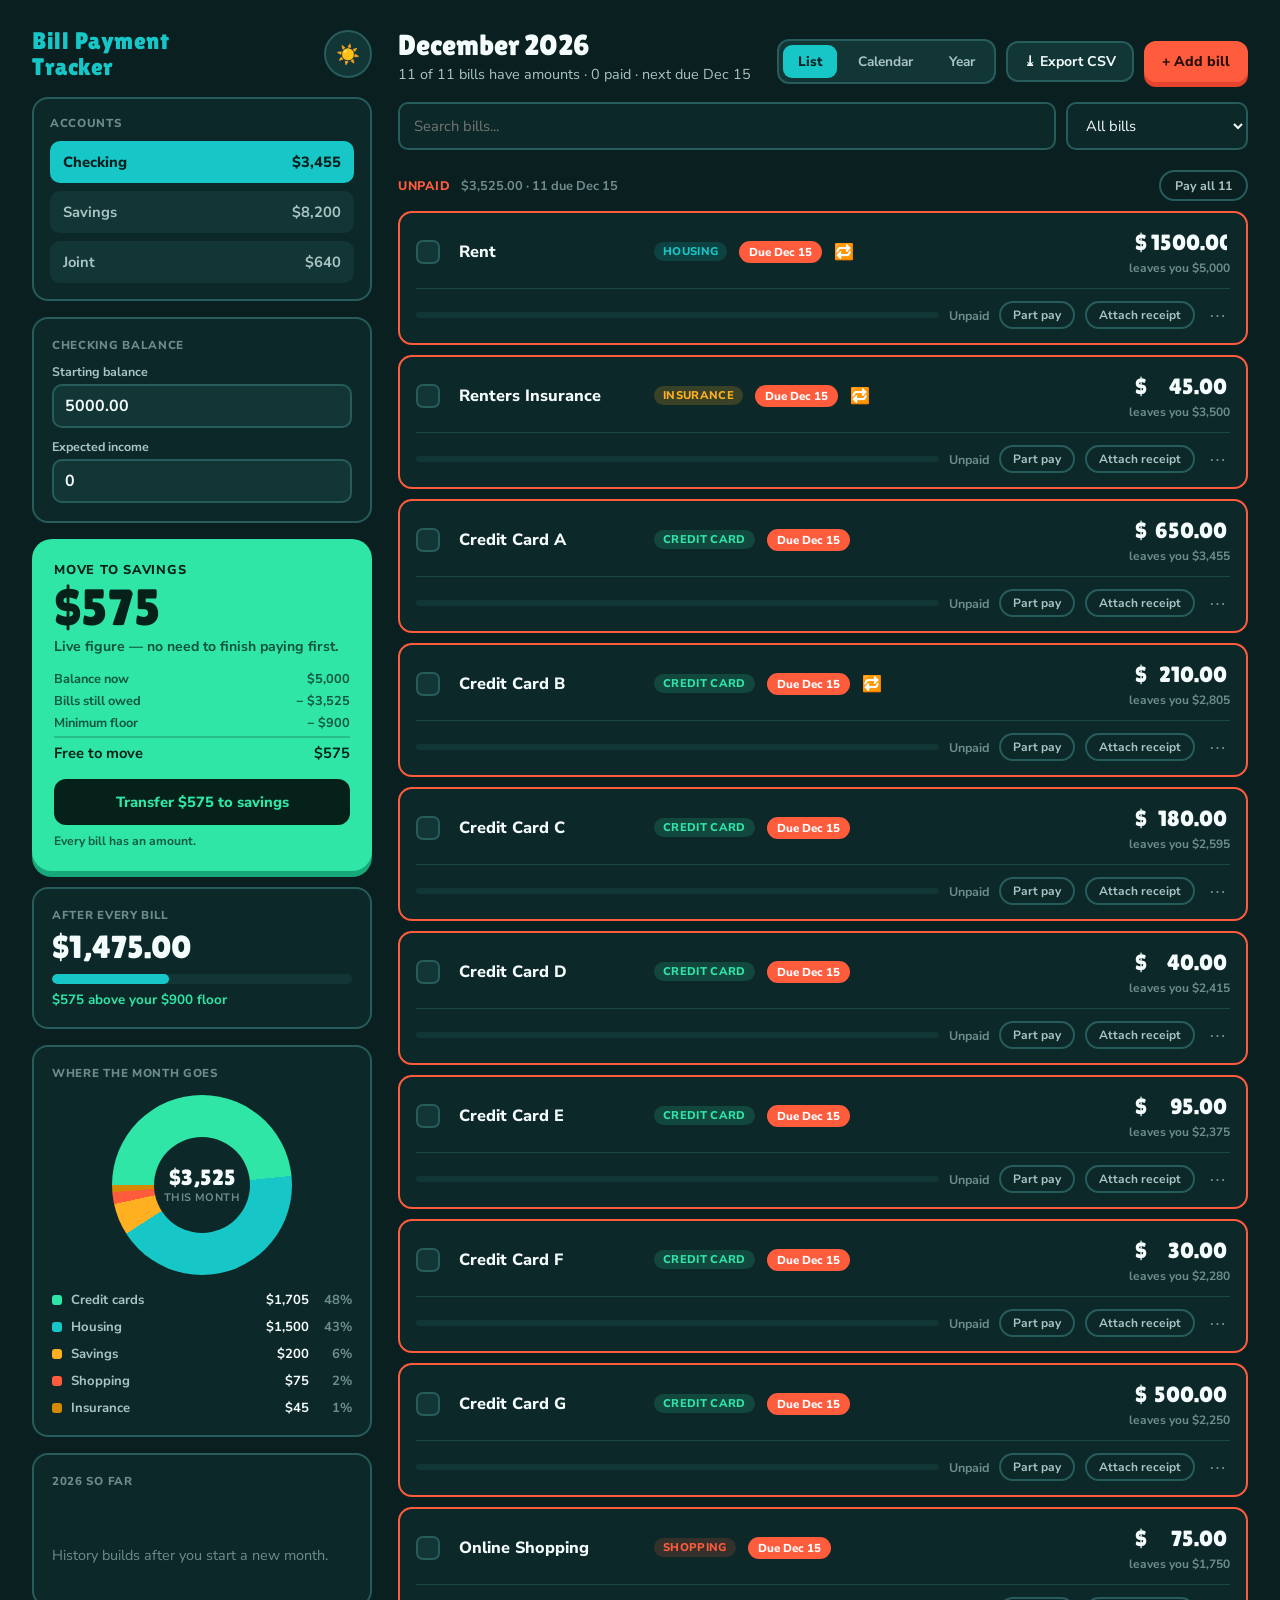
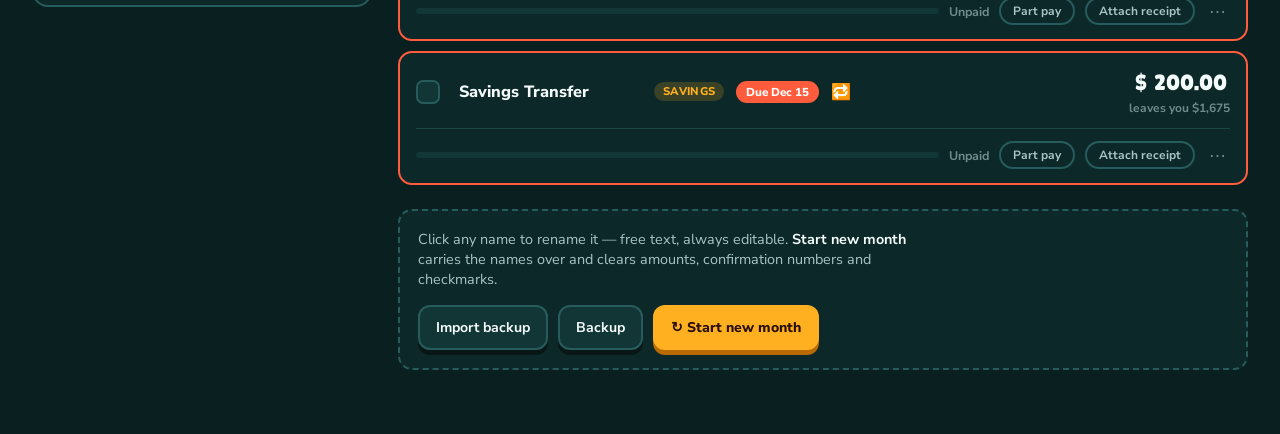
<file: index.html>
<!DOCTYPE html>
<html lang="en">
<head>
<meta charset="UTF-8">
<meta name="viewport" content="width=device-width, initial-scale=1.0, viewport-fit=cover">
<title>Bill Payment Tracker</title>
<link rel="preconnect" href="https://fonts.googleapis.com">
<link rel="preconnect" href="https://fonts.gstatic.com" crossorigin>
<link href="https://fonts.googleapis.com/css2?family=Lilita+One&family=Nunito+Sans:wght@400;600;700;800&display=swap" rel="stylesheet">
<link rel="stylesheet" href="style.css">
</head>
<body>
<div class="page">
  <div class="cockpit">

    <div class="rail">
      <div class="rail-head">
        <div class="title">Bill Payment<br>Tracker</div>
        <button class="icon-btn" id="themeToggleBtn" title="Toggle theme">&#9728;&#65039;</button>
      </div>

      <div class="rail-card accounts-card">
        <div class="rail-card-label">Accounts</div>
        <div class="accounts-list">
          <div class="account-row active"><span>Checking</span><span>$3,455</span></div>
          <div class="account-row"><span>Savings</span><span>$8,200</span></div>
          <div class="account-row"><span>Joint</span><span>$640</span></div>
        </div>
      </div>

      <div class="rail-card balance-inputs-card">
        <div class="rail-card-label">Checking balance</div>
        <label class="balance-input-label" for="startingBalance">Starting balance</label>
        <input type="number" step="0.01" id="startingBalance" class="balance-input">
        <label class="balance-input-label" for="expectedIncome">Expected income</label>
        <input type="number" step="0.01" id="expectedIncome" class="balance-input">
      </div>

      <div class="savings-card">
        <div class="savings-card-label">Move to savings</div>
        <div class="savings-figure" id="savingsFigure">$0</div>
        <div class="savings-sub">Live figure — no need to finish paying first.</div>
        <div class="savings-breakdown">
          <div class="savings-breakdown-row"><span>Balance now</span><span id="savingsBalanceNow">$0</span></div>
          <div class="savings-breakdown-row"><span>Bills still owed</span><span id="savingsOwed">− $0</span></div>
          <div class="savings-breakdown-row"><span>Minimum floor</span><span id="savingsFloorLine">− $900</span></div>
          <div class="savings-breakdown-row savings-breakdown-final"><span>Free to move</span><span id="savingsFreeToMove">$0</span></div>
        </div>
        <button class="transfer-btn" id="transferBtn" type="button">Transfer unavailable</button>
        <div class="savings-footnote" id="savingsFootnote"></div>
      </div>

      <div class="rail-card projected-card">
        <div class="rail-card-label">After every bill</div>
        <div class="projected-figure" id="projectedFigure">$0.00</div>
        <div class="projected-meter"><div class="projected-meter-fill" id="projectedMeterFill" style="width:0%"></div></div>
        <div class="projected-note" id="projectedNote"></div>
      </div>

      <div class="rail-card pie-card">
        <div class="rail-card-label">Where the month goes</div>
        <div class="donut-wrap">
          <div class="donut" id="donutGradient">
            <div class="donut-hole">
              <div class="donut-total" id="donutTotal">$0</div>
              <div class="donut-total-label">this month</div>
            </div>
          </div>
        </div>
        <div class="donut-legend" id="donutLegend"></div>
      </div>

      <div class="rail-card year-card">
        <div class="rail-card-label" id="yearStripLabel">This year</div>
        <div class="year-strip" id="yearStripBars"></div>
        <div class="year-caption" id="yearStripCaption"></div>
      </div>
    </div>

    <div class="main-col">
      <div class="main-header">
        <div>
          <div class="month-label" id="monthLabel"></div>
          <div class="header-note" id="headerNote"></div>
        </div>
        <div class="header-actions">
          <div class="segmented">
            <button id="viewListBtn" type="button">List</button>
            <button id="viewCalBtn" type="button">Calendar</button>
            <button id="viewYearBtn" type="button">Year</button>
          </div>
          <button class="btn-ghost-cockpit" id="exportCsvBtn" type="button">&#10515; Export CSV</button>
          <button class="btn-add-bill" id="addBillBtn" type="button">+ Add bill</button>
        </div>
      </div>

      <div class="filters-row">
        <input type="text" id="searchBills" placeholder="Search bills...">
        <select id="filterStatus">
          <option value="all">All bills</option>
          <option value="unpaid">Unpaid</option>
          <option value="paid">Paid</option>
          <option value="overdue">Overdue</option>
          <option value="due-soon">Due soon (&le;3 days)</option>
          <option value="no-amount">No amount yet</option>
        </select>
      </div>

      <div class="blocked-notice" id="blockedNotice" style="display:none">
        <span class="blocked-icon">&#128721;</span>
        <div class="blocked-body">
          <div class="blocked-title">Stopped at your floor</div>
          <div class="blocked-line" id="blockedLine"></div>
        </div>
        <button class="blocked-dismiss" id="dismissBlockedBtn" type="button">I understand</button>
      </div>

      <div id="unpaidSection" style="display:none">
        <div class="group-head">
          <div class="group-head-left">
            <span class="group-title unpaid">Unpaid</span>
            <span class="group-meta" id="unpaidMeta"></span>
          </div>
          <button class="pay-all-btn" id="payAllBtn" type="button"></button>
        </div>
        <div class="unpaid-list" id="unpaidListView"></div>
      </div>

      <div id="paidSection" style="display:none">
        <div class="group-head">
          <div class="group-head-left">
            <span class="group-title paid">Paid</span>
            <span class="group-meta" id="paidMeta"></span>
          </div>
        </div>
        <div class="paid-list" id="paidListView"></div>
      </div>

      <div class="no-results" id="noResultsNote" style="display:none">No bills match your search.</div>

      <div class="calendar-card" id="calendarView" style="display:none"></div>

      <div class="footer-strip">
        <div class="footer-copy">Click any name to rename it — free text, always editable. <strong>Start new month</strong> carries the names over and clears amounts, confirmation numbers and checkmarks.</div>
        <div class="footer-actions">
          <button class="btn-ghost-cockpit" id="importBackupBtn" type="button">Import backup</button>
          <button class="btn-ghost-cockpit" id="downloadBackupBtn" type="button">Backup</button>
          <button class="btn-start-month" id="startNewMonthBtn" type="button">&#8635; Start new month</button>
        </div>
      </div>
    </div>

  </div>
</div>
<input type="file" id="fileInput" accept=".json" style="display:none">

<div class="modal-overlay" id="addModalOverlay">
  <div class="modal-card add">
    <div class="modal-title" id="addModalTitle">Add a bill</div>
    <label class="field-label2">Name</label>
    <input type="text" id="addName">
    <label class="field-label2">Amount</label>
    <input type="text" id="addAmount" placeholder="e.g. 120 or 100+20 — leave blank for no amount yet">
    <label class="field-label2">Category</label>
    <select id="addCategory"></select>
    <label class="field-label2">Due date</label>
    <input type="date" id="addDueDate">
    <label class="modal-checkbox-row"><input type="checkbox" id="addRecurring" style="width:18px;height:18px;margin:0;"> Repeats monthly</label>
    <div class="modal-btn-row">
      <button class="btn-cancel" id="addModalCancelBtn" type="button">Cancel</button>
      <button class="btn-add-submit" id="addModalSubmitBtn" type="button">Add bill</button>
    </div>
    <button class="modal-delete-btn" id="addModalDeleteBtn" type="button" style="display:none">Delete this bill</button>
  </div>
</div>

<div class="modal-overlay" id="confirmModalOverlay">
  <div class="modal-card confirm">
    <div class="modal-title" id="confirmTitle"></div>
    <div style="color:var(--text-secondary); margin-bottom:22px;" id="confirmMessage"></div>
    <div class="modal-btn-row">
      <button class="btn-cancel" id="confirmCancelBtn" type="button">Cancel</button>
      <button class="btn-confirm-danger" id="confirmActionBtn" type="button">Confirm</button>
    </div>
  </div>
</div>

<div class="toast-stack" id="toastStack"></div>

<script src="app.js"></script>
</body>
</html>
</file>
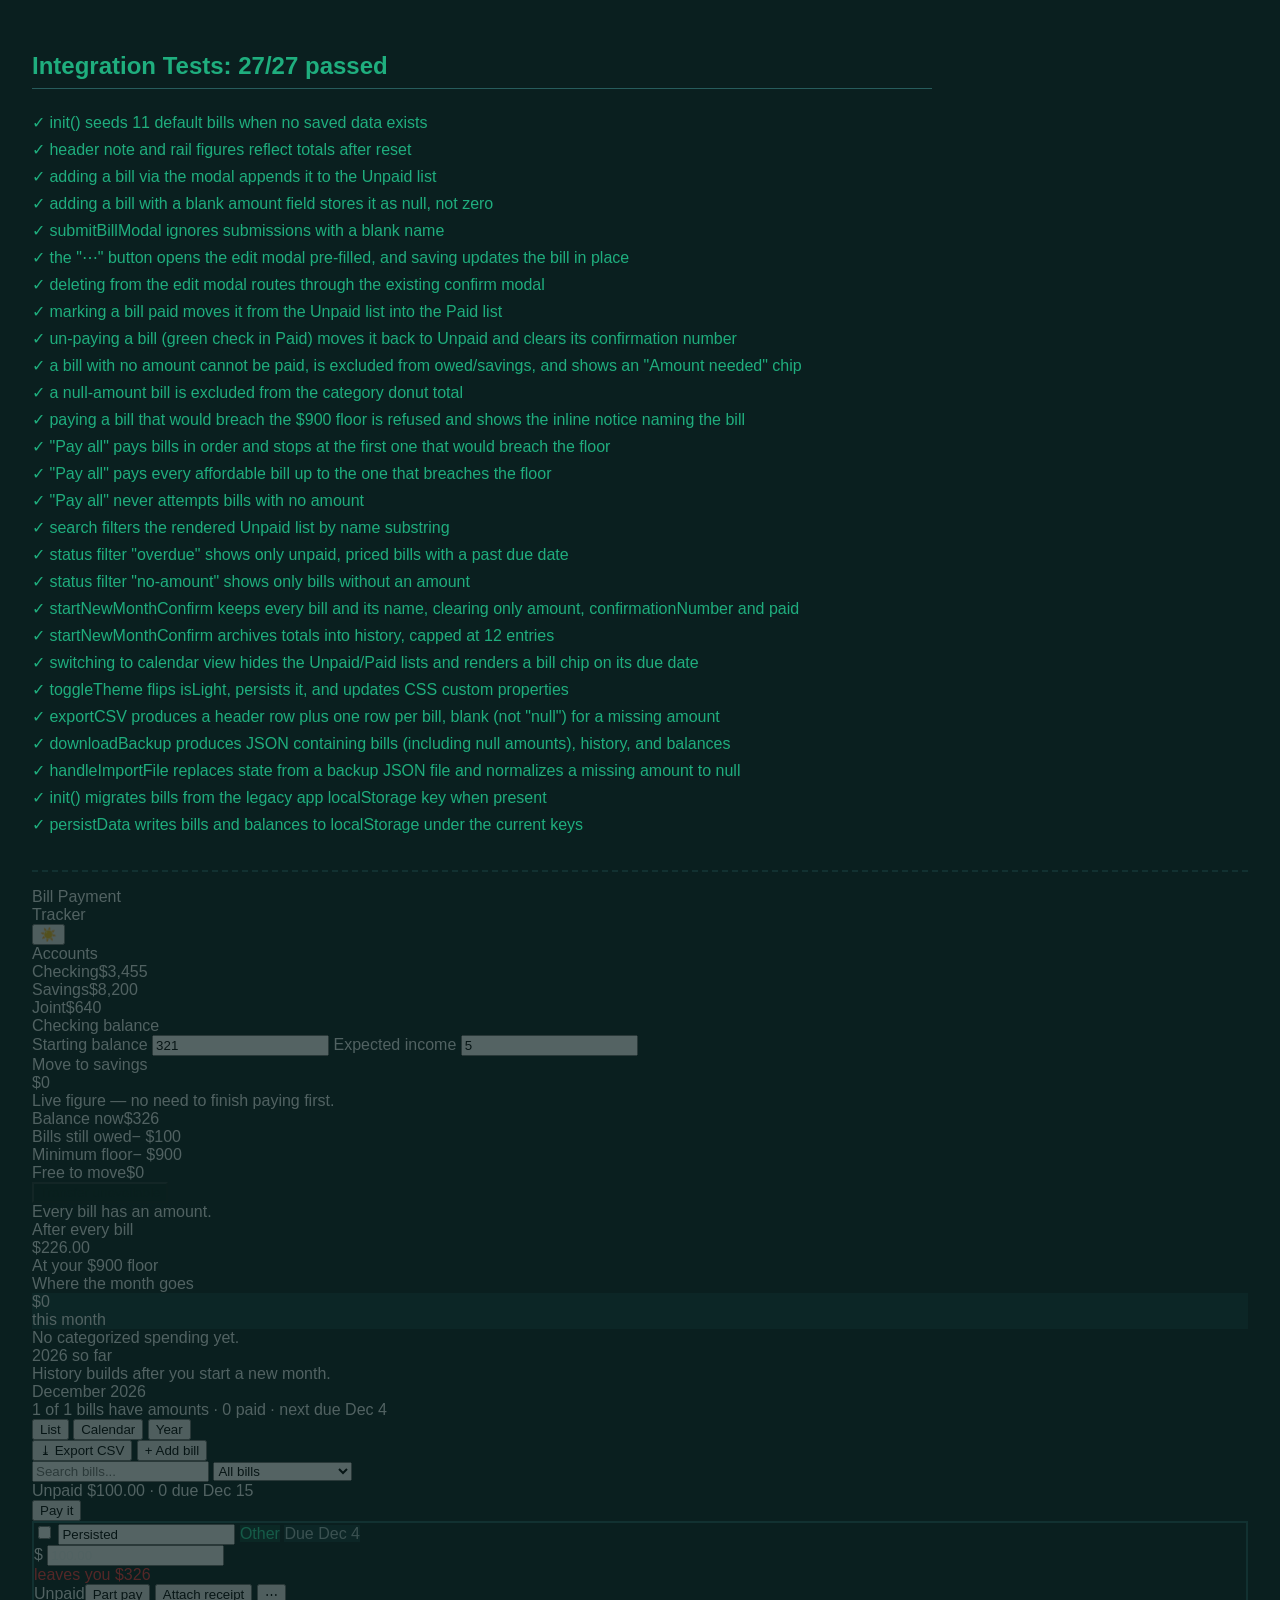
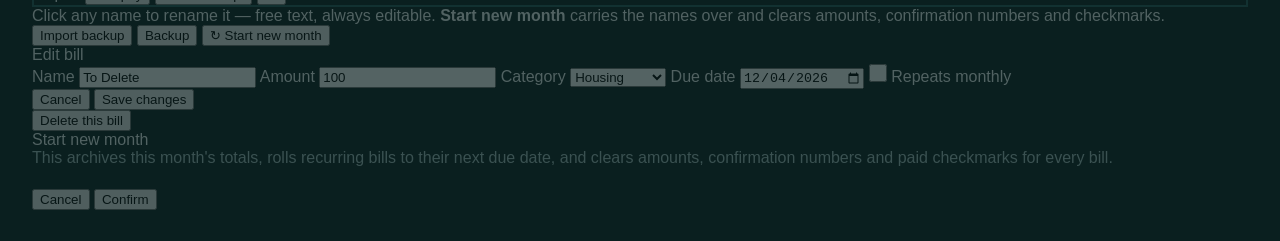
<file: tests/integration.html>
<!DOCTYPE html>
<html lang="en">
<head>
<meta charset="UTF-8">
<title>Bill Tracker — Integration Tests</title>
<style>
  body { font-family: -apple-system, sans-serif; background:#0A1F1F; color:#F4FBFB; padding:24px; }
  #results { max-width:900px; margin-bottom:32px; }
  h2 { border-bottom:1px solid #275C5C; padding-bottom:8px; }
  #app-fixture { opacity:0.3; border-top:2px dashed #275C5C; padding-top:16px; }
</style>
</head>
<body>
<div id="results">Running…</div>
<pre id="machine-summary" style="display:none"></pre>

<script src="test-lib.js"></script>
<script src="fixture.js"></script>
<script src="../app.js"></script>
<script src="integration-tests.js"></script>
<script>runAll('Integration Tests');</script>
</body>
</html>
</file>
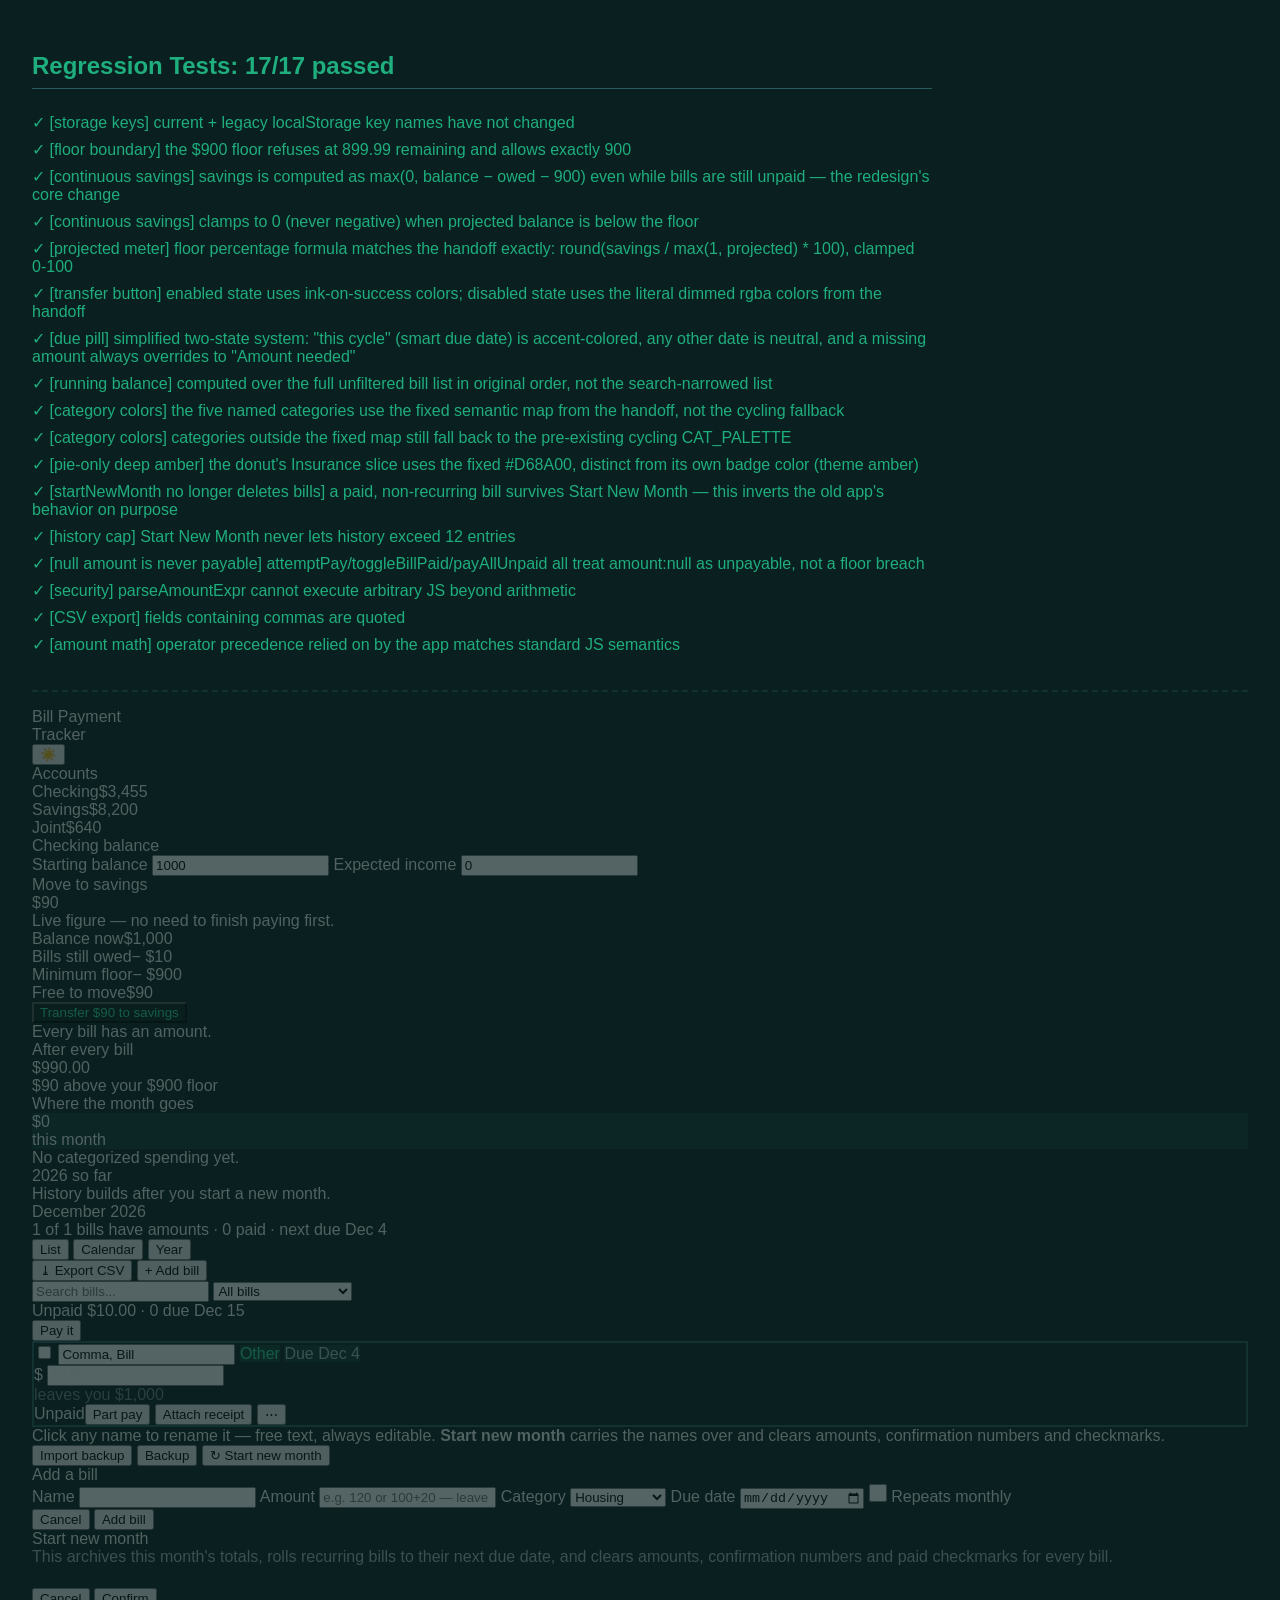
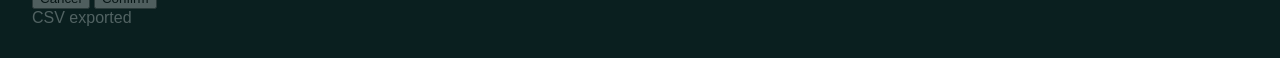
<file: tests/regression.html>
<!DOCTYPE html>
<html lang="en">
<head>
<meta charset="UTF-8">
<title>Bill Tracker — Regression Tests</title>
<style>
  body { font-family: -apple-system, sans-serif; background:#0A1F1F; color:#F4FBFB; padding:24px; }
  #results { max-width:900px; margin-bottom:32px; }
  h2 { border-bottom:1px solid #275C5C; padding-bottom:8px; }
  #app-fixture { opacity:0.3; border-top:2px dashed #275C5C; padding-top:16px; }
</style>
</head>
<body>
<div id="results">Running…</div>
<pre id="machine-summary" style="display:none"></pre>

<script src="test-lib.js"></script>
<script src="fixture.js"></script>
<script src="../app.js"></script>
<script src="regression-tests.js"></script>
<script>runAll('Regression Tests');</script>
</body>
</html>
</file>
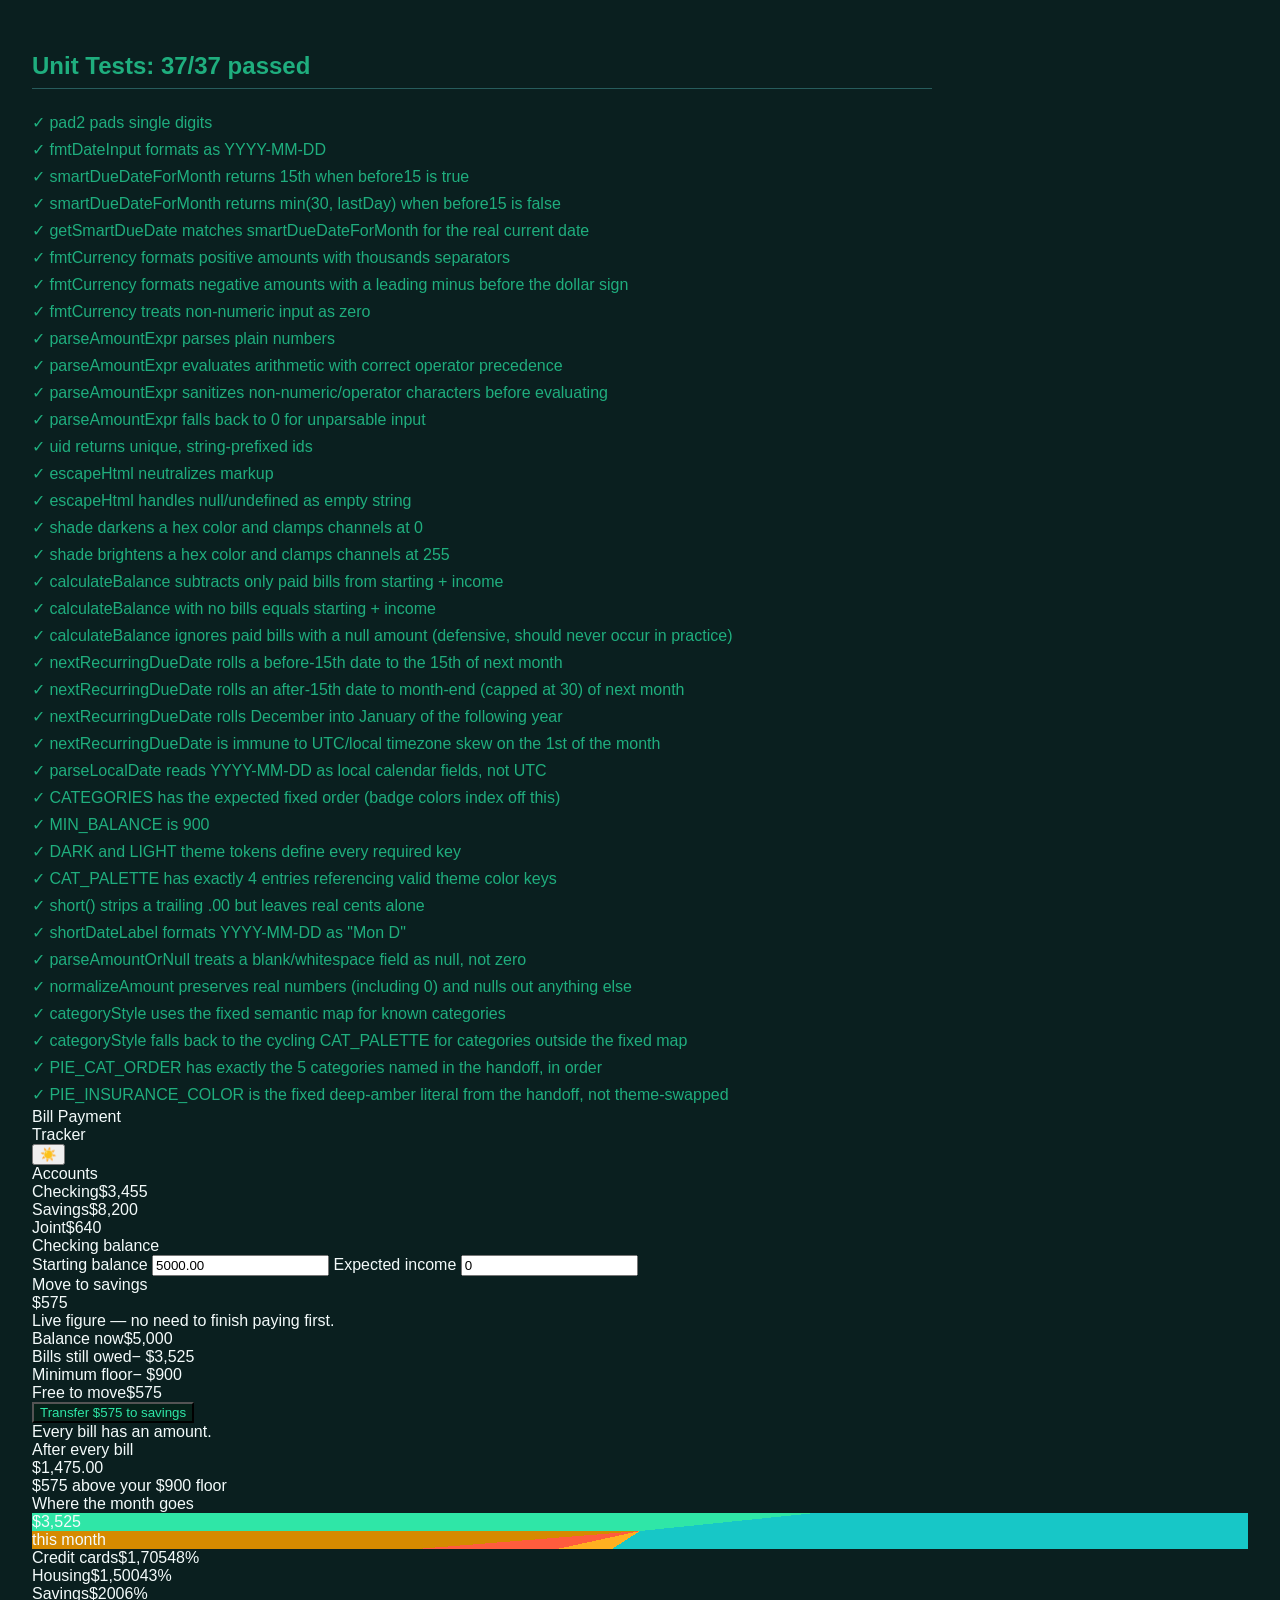
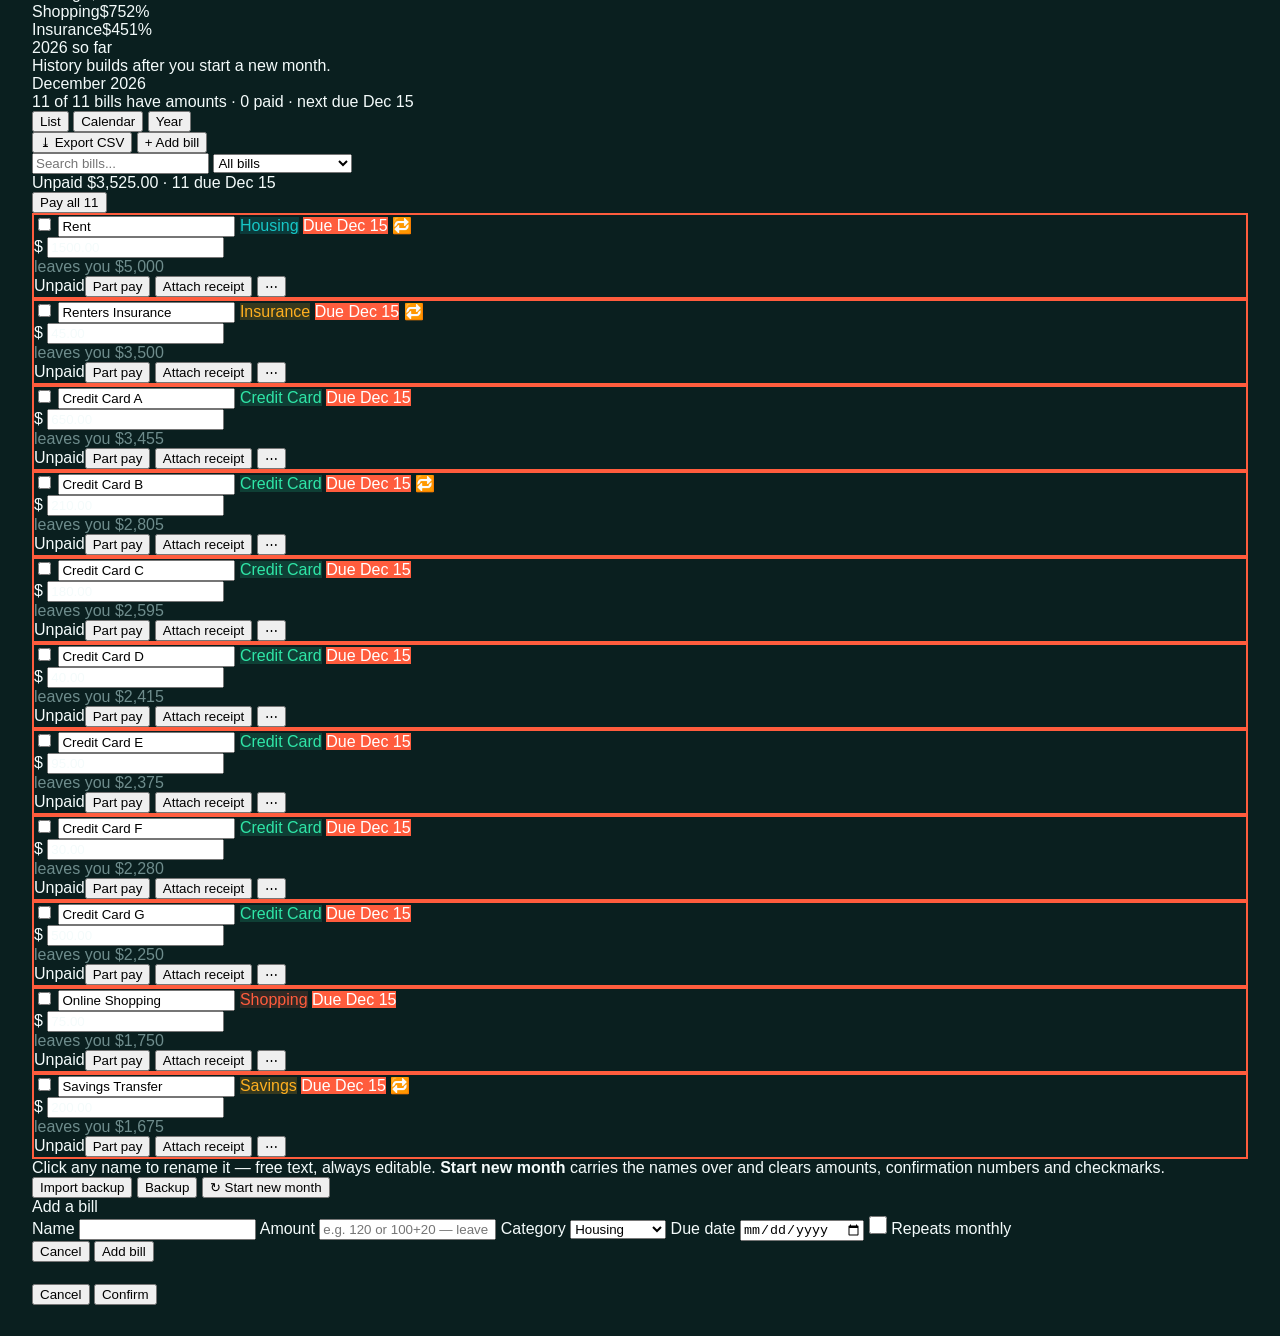
<file: tests/unit.html>
<!DOCTYPE html>
<html lang="en">
<head>
<meta charset="UTF-8">
<title>Bill Tracker — Unit Tests</title>
<style>
  body { font-family: -apple-system, sans-serif; background:#0A1F1F; color:#F4FBFB; padding:24px; }
  #results { max-width:900px; }
  h2 { border-bottom:1px solid #275C5C; padding-bottom:8px; }
</style>
</head>
<body>
<div id="results">Running…</div>
<pre id="machine-summary" style="display:none"></pre>

<script src="test-lib.js"></script>
<script src="fixture.js"></script>
<script src="../app.js"></script>
<script src="unit-tests.js"></script>
<script>runAll('Unit Tests');</script>
</body>
</html>
</file>
<file: style.css>
:root {
  --font-display: 'Lilita One', cursive;
  --font-body: 'Nunito Sans', sans-serif;
}
* { box-sizing: border-box; }
body { margin:0; font-family: var(--font-body); background: var(--bg); color: var(--text-primary); transition: background .25s; }
.page { min-height:100vh; padding: 28px 32px 64px; }

.cockpit { max-width:1360px; margin:0 auto; display:grid; grid-template-columns:340px 1fr; gap:26px; align-items:start; }
.rail { display:flex; flex-direction:column; gap:16px; }

.rail-head { display:flex; align-items:center; justify-content:space-between; gap:12px; }
.title { font-family: var(--font-display); font-size:1.5rem; color: var(--primary); letter-spacing:.5px; line-height:1.1; }

.icon-btn { width:48px; height:48px; border-radius:50%; border:2px solid var(--border-strong); background: var(--surface2); color: var(--text-primary); font-size:1.2rem; cursor:pointer; display:flex; align-items:center; justify-content:center; transition: transform .15s; flex:none; }
.icon-btn:hover { transform: scale(1.06); }

.rail-card { background: var(--surface1); border:2px solid var(--border-strong); border-radius:16px; padding:18px; }
.rail-card.accounts-card { padding:16px; }
.rail-card-label { font-size:.72rem; font-weight:800; letter-spacing:.06em; color: var(--text-muted); text-transform:uppercase; }
.accounts-card .rail-card-label { margin-bottom:10px; }
.projected-card .rail-card-label { margin-bottom:6px; }
.pie-card .rail-card-label { margin-bottom:14px; }
.year-card .rail-card-label { margin-bottom:12px; }

.accounts-list { display:flex; flex-direction:column; gap:8px; }
.account-row { display:flex; justify-content:space-between; align-items:center; border-radius:10px; padding:11px 13px; font-size:.92rem; background: var(--surface2); color: var(--text-secondary); font-weight:700; }
.account-row.active { background: var(--primary); color: var(--text-on-primary); font-weight:800; }

.balance-inputs-card .rail-card-label { margin-bottom:10px; }
.balance-input-label { display:block; font-size:.78rem; font-weight:700; color: var(--text-secondary); margin-bottom:4px; margin-top:10px; }
.balance-input-label:first-of-type { margin-top:0; }
.balance-input { width:100%; padding:9px 11px; border:2px solid var(--border-strong); border-radius:10px; font-size:1rem; font-weight:700; background: var(--surface2); color: var(--text-primary); font-family: var(--font-body); }

.savings-card { background: var(--success); border-radius:20px; padding:22px; box-shadow:0 6px 0 var(--shadow-success); }
.savings-card-label { font-size:.8rem; font-weight:800; letter-spacing:.06em; color: var(--ink); text-transform:uppercase; }
.savings-figure { font-family: var(--font-display); font-size:3.2rem; color: var(--ink); line-height:1.05; margin:2px 0; }
.savings-sub { font-size:.88rem; font-weight:700; color: var(--ink); opacity:.75; line-height:1.4; }
.savings-breakdown { display:flex; flex-direction:column; gap:4px; margin-top:14px; font-size:.8rem; color: var(--ink); font-weight:700; }
.savings-breakdown-row { display:flex; justify-content:space-between; opacity:.72; }
.savings-breakdown-row.savings-breakdown-final { opacity:1; border-top:2px solid rgba(6,33,25,0.2); padding-top:5px; font-size:.92rem; }
.transfer-btn { width:100%; margin-top:16px; border:none; border-radius:12px; padding:13px; font-weight:800; font-size:.92rem; cursor:pointer; font-family: var(--font-body); }
.transfer-btn:disabled { cursor:not-allowed; }
.savings-footnote { font-size:.76rem; color: var(--ink); opacity:.7; margin-top:8px; font-weight:700; }

.projected-figure { font-family: var(--font-display); font-size:2rem; color: var(--text-primary); line-height:1.1; }
.projected-meter { height:10px; background: var(--surface2); border-radius:999px; overflow:hidden; margin:10px 0 6px; }
.projected-meter-fill { height:100%; background: var(--primary); border-radius:999px; transition: width .4s; }
.projected-note { font-size:.84rem; font-weight:700; color: var(--success); }

.donut-wrap { display:flex; justify-content:center; margin-bottom:16px; }
.donut { width:180px; height:180px; border-radius:50%; position:relative; }
.donut-hole { position:absolute; inset:42px; border-radius:50%; background: var(--surface1); display:flex; flex-direction:column; align-items:center; justify-content:center; }
.donut-total { font-family: var(--font-display); font-size:1.35rem; color: var(--text-primary); line-height:1.1; }
.donut-total-label { font-size:.68rem; font-weight:700; letter-spacing:.04em; color: var(--text-muted); text-transform:uppercase; }
.donut-legend { display:flex; flex-direction:column; gap:9px; }
.donut-legend-row { display:flex; align-items:center; gap:9px; font-size:.82rem; font-weight:700; color: var(--text-secondary); }
.donut-swatch { width:10px; height:10px; border-radius:3px; flex:none; }
.donut-legend-name { flex:1; white-space:nowrap; overflow:hidden; text-overflow:ellipsis; }
.donut-legend-amt { color: var(--text-primary); }
.donut-legend-pct { width:34px; text-align:right; color: var(--text-muted); }

.year-strip { display:flex; align-items:flex-end; gap:5px; height:76px; }
.year-col { flex:1; display:flex; flex-direction:column; align-items:center; justify-content:flex-end; height:100%; gap:4px; }
.year-bar { width:100%; border-radius:4px 4px 0 0; }
.year-bar-label { font-size:.62rem; color: var(--text-muted); font-weight:700; }
.year-caption { font-size:.78rem; color: var(--text-muted); margin-top:10px; }

.empty-note { color: var(--text-muted); font-size:.9rem; padding: 12px 0; }
.no-results { padding:40px; text-align:center; color: var(--text-muted); }

.main-header { display:flex; align-items:flex-end; justify-content:space-between; gap:16px; margin-bottom:18px; flex-wrap:wrap; }
.month-label { font-family: var(--font-display); font-size:1.8rem; color: var(--text-primary); }
.header-note { font-size:.9rem; color: var(--text-secondary); margin-top:3px; }
.header-actions { display:flex; gap:10px; align-items:center; flex-wrap:wrap; }

.segmented { display:flex; gap:6px; background: var(--surface2); padding:4px; border-radius:12px; border:2px solid var(--border-strong); }
.segmented button { padding:7px 15px; border:none; border-radius:9px; font-weight:700; font-size:.85rem; cursor:pointer; font-family: var(--font-body); background:transparent; color: var(--text-secondary); }
.segmented button.active { background: var(--primary); color: var(--text-on-primary); font-weight:800; }

.btn-ghost-cockpit { background: var(--surface2); color: var(--text-primary); border:2px solid var(--border-strong); border-radius:12px; padding:9px 16px; font-weight:700; font-size:.88rem; cursor:pointer; font-family: var(--font-body); white-space:nowrap; }
.btn-add-bill { background: var(--accent); color: var(--text-on-accent); border:none; border-radius:12px; padding:11px 18px; font-weight:800; font-size:.88rem; cursor:pointer; box-shadow:0 5px 0 var(--shadow-accent); font-family: var(--font-body); transition: transform .08s ease, box-shadow .08s ease; }
.btn-add-bill:active { transform: translateY(5px); box-shadow:0 0 0 var(--shadow-accent); }

.filters-row { display:flex; gap:10px; margin-bottom:20px; flex-wrap:wrap; }
.filters-row input { flex:1; min-width:180px; padding:11px 14px; border:2px solid var(--border-strong); border-radius:10px; font-size:.92rem; background: var(--surface1); color: var(--text-primary); font-family: var(--font-body); }
.filters-row select { padding:11px 14px; border:2px solid var(--border-strong); border-radius:10px; font-size:.92rem; background: var(--surface1); color: var(--text-primary); font-family: var(--font-body); cursor:pointer; }

.blocked-notice { display:flex; align-items:center; gap:14px; background: var(--surface1); border:2px solid var(--error); border-radius:14px; padding:14px 18px; margin-bottom:18px; }
.blocked-icon { font-size:1.5rem; }
.blocked-body { flex:1; }
.blocked-title { font-family: var(--font-display); font-size:1.1rem; color: var(--error); }
.blocked-line { font-size:.88rem; color: var(--text-primary); }
.blocked-dismiss { background: var(--text-primary); color: var(--bg); border:none; border-radius:999px; padding:9px 20px; font-weight:800; font-size:.85rem; cursor:pointer; font-family: var(--font-body); white-space:nowrap; }

.group-head { display:flex; align-items:center; justify-content:space-between; margin-bottom:10px; gap:10px; flex-wrap:wrap; }
.group-head-left { display:flex; align-items:center; gap:10px; }
.group-title { font-size:.78rem; font-weight:800; letter-spacing:.06em; text-transform:uppercase; }
.group-title.unpaid { color: var(--accent); }
.group-title.paid { color: var(--success); }
.group-meta { font-size:.8rem; color: var(--text-muted); font-weight:700; }
.pay-all-btn { background:transparent; border:2px solid var(--border-strong); color: var(--text-secondary); border-radius:999px; padding:5px 14px; font-size:.78rem; font-weight:700; cursor:pointer; font-family: var(--font-body); white-space:nowrap; }

.unpaid-list { display:flex; flex-direction:column; gap:10px; margin-bottom:24px; }
.bill-row { background: var(--surface1); border-radius:14px; padding:14px 16px; }
.bill-row-top { display:flex; align-items:center; gap:12px; flex-wrap:wrap; }

.unpaid-check-wrap { position:relative; display:inline-flex; width:24px; height:24px; flex:none; cursor:pointer; }
.unpaid-check-wrap input { position:absolute; inset:0; opacity:0; margin:0; cursor:pointer; }
.unpaid-check-box { width:24px; height:24px; border-radius:7px; border:2px solid var(--border-strong); background: var(--surface2); pointer-events:none; transition: border-color .15s, background .15s; display:block; }
.unpaid-check-wrap:hover .unpaid-check-box { border-color: var(--success); background: rgba(47,230,167,0.15); }

.row-name-input { width:190px; font-weight:800; font-size:1.02rem; color: var(--text-primary); background:transparent; border:1px solid transparent; border-radius:6px; padding:4px 6px; font-family: var(--font-body); }
.row-name-input::placeholder { color: var(--text-muted); }
.row-name-input:hover { border-color: var(--border-strong); }
.row-name-input:focus { border-color: var(--primary); background: var(--surface2); outline:none; }

.pill { font-size:.7rem; font-weight:800; letter-spacing:.03em; text-transform:uppercase; padding:2px 9px; border-radius:999px; white-space:nowrap; }
.due-pill { font-size:.72rem; font-weight:800; padding:3px 10px; border-radius:999px; white-space:nowrap; }

.row-right { margin-left:auto; text-align:right; }
.row-amount-wrap { display:flex; align-items:baseline; justify-content:flex-end; gap:1px; }
.row-amount-prefix { font-family: var(--font-display); font-size:1.35rem; }
.row-amount-input { font-family: var(--font-display); font-size:1.35rem; background:transparent; border:1px solid transparent; border-radius:6px; text-align:right; width:82px; padding:2px 2px; }
.row-amount-input:hover { border-color: var(--border-strong); }
.row-amount-input:focus { border-color: var(--primary); background: var(--surface2); outline:none; }
.row-amount-input::placeholder { font-family: var(--font-body); font-size:.85rem; }
.row-run-label { font-size:.75rem; font-weight:700; margin-top:2px; }

.bill-row-bottom { display:flex; align-items:center; gap:10px; margin-top:12px; padding-top:12px; border-top:1px solid var(--border-subtle); flex-wrap:wrap; }
.row-progress-track { flex:1; height:6px; background: var(--surface2); border-radius:999px; min-width:40px; }
.row-tag { font-size:.78rem; font-weight:700; color: var(--text-muted); white-space:nowrap; }
.ghost-pill { background:transparent; border:2px solid var(--border-strong); color: var(--text-secondary); border-radius:999px; padding:4px 12px; font-size:.75rem; font-weight:700; cursor:pointer; font-family: var(--font-body); white-space:nowrap; }
.filled-pill { background: var(--primary); color: var(--text-on-primary); border:none; border-radius:999px; padding:5px 14px; font-size:.75rem; font-weight:800; cursor:pointer; font-family: var(--font-body); white-space:nowrap; }
.more-btn { background:transparent; border:none; color: var(--text-muted); font-size:1.05rem; cursor:pointer; padding:0 4px; font-family: var(--font-body); }

.paid-list { display:flex; flex-direction:column; gap:8px; margin-bottom:24px; }
.paid-row { display:grid; grid-template-columns:24px 1.5fr 130px 1fr; align-items:center; gap:14px; background: var(--paid-surface); border:2px solid var(--border-subtle); border-radius:14px; padding:12px 16px; opacity:.82; }
.paid-check-wrap { position:relative; display:inline-flex; width:22px; height:22px; cursor:pointer; }
.paid-check-wrap input { position:absolute; inset:0; opacity:0; margin:0; cursor:pointer; }
.paid-check-box { width:22px; height:22px; border-radius:6px; background: var(--success); color: var(--ink); font-weight:800; font-size:.85rem; display:flex; align-items:center; justify-content:center; pointer-events:none; }
.paid-name-row { display:flex; align-items:center; gap:10px; }
.paid-name-input { width:170px; font-weight:700; font-size:.98rem; color: var(--text-secondary); background:transparent; border:1px solid transparent; border-radius:6px; padding:3px 6px; font-family: var(--font-body); }
.paid-name-input:hover { border-color: var(--border-strong); }
.paid-name-input:focus { border-color: var(--primary); background: var(--surface2); outline:none; color: var(--text-primary); }
.paid-amount { font-family: var(--font-display); font-size:1.05rem; color: var(--text-secondary); text-align:right; }
.paid-conf-input { font-size:.8rem; color: var(--text-muted); text-align:right; background:transparent; border:1px solid transparent; border-radius:6px; padding:3px 6px; font-family:monospace; width:100%; }
.paid-conf-input:hover { border-color: var(--border-strong); }
.paid-conf-input:focus { border-color: var(--primary); background: var(--surface2); outline:none; color: var(--text-primary); }

.calendar-card { background: var(--surface1); border:2px solid var(--border-strong); border-radius:16px; padding:20px; margin-bottom:24px; }
.cal-head { display:flex; align-items:center; justify-content:space-between; margin-bottom:16px; }
.cal-nav-btn { background: var(--surface2); border:none; color: var(--text-primary); width:36px; height:36px; border-radius:8px; cursor:pointer; font-weight:700; font-size:1rem; }
.cal-month-label { font-family: var(--font-display); font-size:1.3rem; color: var(--text-primary); }
.cal-weekdays, .cal-week { display:grid; grid-template-columns:repeat(7,1fr); gap:6px; margin-bottom:6px; }
.cal-weekday { text-align:center; font-size:.75rem; font-weight:700; color: var(--text-muted); }
.cal-day { min-height:78px; border-radius:10px; padding:6px; border:1px solid var(--border-subtle); }
.cal-day-num { font-size:.75rem; font-weight:700; margin-bottom:4px; }
.cal-chip { font-size:.68rem; font-weight:700; color:#fff; border-radius:5px; padding:2px 5px; margin-bottom:2px; overflow:hidden; text-overflow:ellipsis; white-space:nowrap; }

.footer-strip { display:flex; align-items:center; justify-content:space-between; gap:16px; background: var(--surface1); border:2px dashed var(--border-strong); border-radius:14px; padding:18px; flex-wrap:wrap; }
.footer-copy { font-size:.9rem; color: var(--text-secondary); max-width:520px; }
.footer-copy strong { color: var(--text-primary); font-weight:700; }
.footer-actions { display:flex; gap:10px; flex-wrap:wrap; }
.btn-start-month { background: var(--amber); color: var(--text-on-accent); border:none; border-radius:12px; padding:11px 18px; font-weight:800; font-size:.88rem; cursor:pointer; box-shadow:0 5px 0 var(--shadow-amber); font-family: var(--font-body); transition: transform .08s ease, box-shadow .08s ease; }
.btn-start-month:active { transform: translateY(5px); box-shadow:0 0 0 var(--shadow-amber); }
.footer-actions .btn-ghost-cockpit { box-shadow:0 5px 0 var(--shadow-neutral); padding:11px 16px; transition: transform .08s ease, box-shadow .08s ease; }
.footer-actions .btn-ghost-cockpit:active { transform: translateY(5px); box-shadow:0 0 0 var(--shadow-neutral); }

.modal-overlay { position:fixed; inset:0; background:rgba(4,10,10,0.7); display:none; align-items:center; justify-content:center; z-index:600; }
.modal-overlay.show { display:flex; }
.modal-card { background: var(--surface1); border-radius:20px; padding:32px; width:400px; max-width:90vw; animation: modalIn .25s ease-out; }
.modal-card.add { border:3px solid var(--primary); }
.modal-card.confirm { border:3px solid var(--amber); width:380px; text-align:center; }
.modal-title { font-family: var(--font-display); font-size:1.4rem; color: var(--text-primary); margin-bottom:18px; }
.modal-card label.field-label2 { display:block; font-size:.8rem; font-weight:700; color: var(--text-secondary); margin-bottom:4px; }
.modal-card input, .modal-card select { width:100%; padding:10px; border:2px solid var(--border-strong); border-radius:8px; background: var(--surface2); color: var(--text-primary); margin-bottom:14px; font-family: var(--font-body); font-size:.95rem; }
.modal-checkbox-row { display:flex; align-items:center; gap:8px; font-size:.9rem; color: var(--text-primary); margin-bottom:20px; cursor:pointer; }
.modal-btn-row { display:flex; gap:12px; }
.modal-btn-row button { flex:1; padding:12px; border-radius:10px; font-weight:700; cursor:pointer; font-family: var(--font-body); font-size:.95rem; }
.btn-cancel { border:2px solid var(--border-strong); background:transparent; color: var(--text-primary); }
.btn-confirm-danger { border:none; background: var(--error); color:#fff; }
.btn-add-submit { border:none; background: var(--primary); color: var(--text-on-primary); }
.modal-delete-btn { width:100%; margin-top:12px; padding:12px; border-radius:10px; border:none; background: var(--error); color:#fff; font-weight:700; cursor:pointer; font-family: var(--font-body); font-size:.9rem; }

.toast-stack { position:fixed; bottom:20px; right:20px; z-index:800; display:flex; flex-direction:column; gap:10px; }
.toast { background: var(--surface2); color: var(--text-primary); border:2px solid var(--border-strong); padding:14px 20px; border-radius:10px; animation: toastIn .25s ease-out; box-shadow:0 6px 20px rgba(0,0,0,0.3); font-size:.9rem; }

@keyframes toastIn { from{ transform:translateX(120%); opacity:0;} to{ transform:translateX(0); opacity:1;} }
@keyframes modalIn { from{ transform:translateY(-30px); opacity:0;} to{ transform:translateY(0); opacity:1;} }

@media (max-width:900px){
  .cockpit { grid-template-columns:1fr; }
  .rail { order:2; }
  .main-col { order:1; }
  .savings-figure { font-size:2.4rem; }
}
</file>
